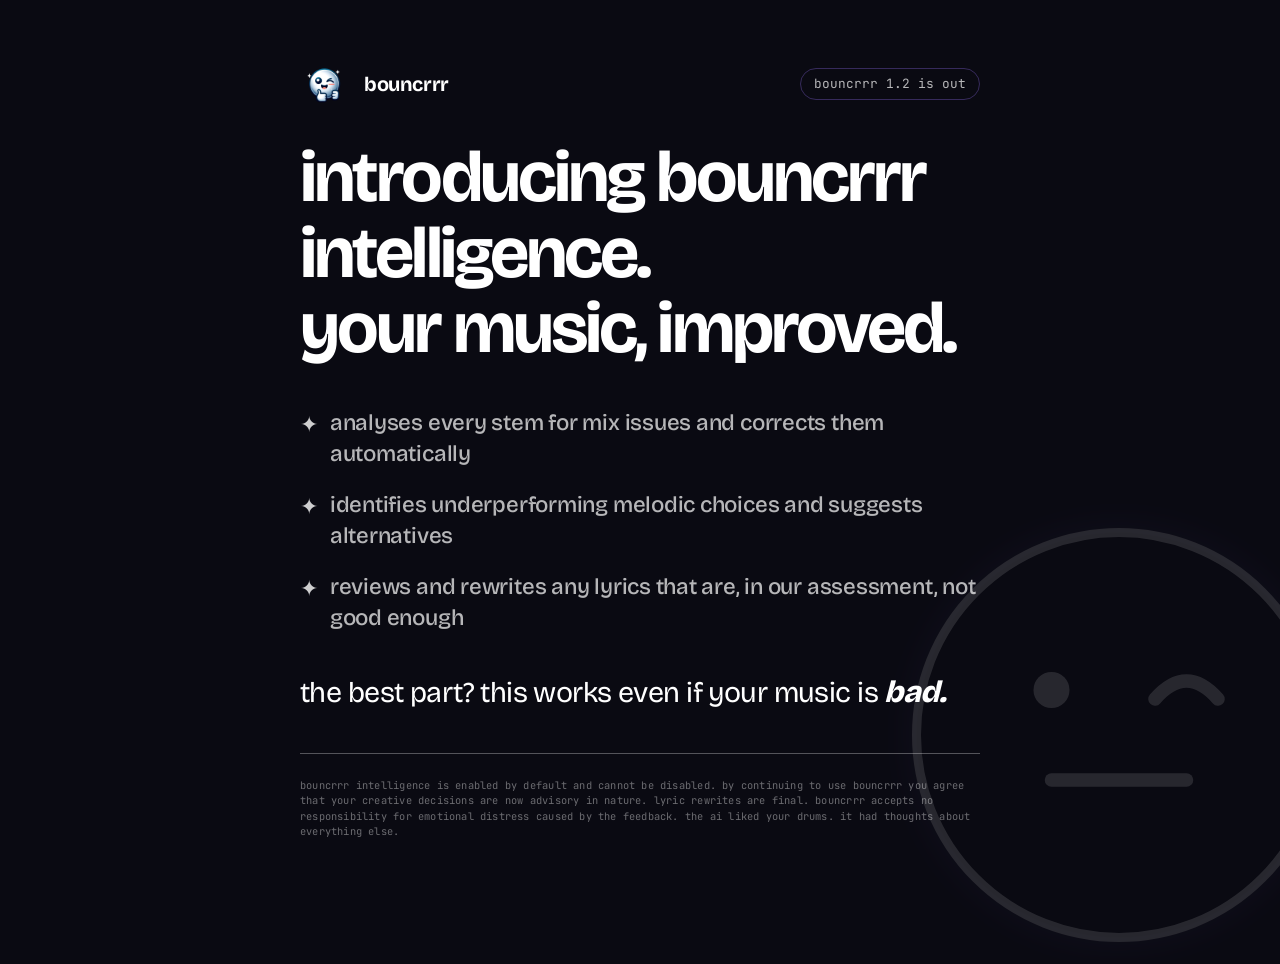
<file: intelligence.html>
<!DOCTYPE html>
<html lang="en">
<head>
    <meta charset="UTF-8">
    <meta name="viewport" content="width=device-width, initial-scale=1.0">
    <!-- Meta tags for SEO & Link sharing -->
    <title>bouncrrr 1.2 is out</title>
    <meta name="description" content="introducing bouncrrr intelligence. your music, improved.">
    
    <!-- Fonts -->
    <link rel="preconnect" href="https://fonts.googleapis.com">
    <link rel="preconnect" href="https://fonts.gstatic.com" crossorigin>
    <link href="https://fonts.googleapis.com/css2?family=Bricolage+Grotesque:opsz,wght@12..96,400..800&family=JetBrains+Mono:wght@400&display=swap" rel="stylesheet">
    <style>
        :root {
            --bg: #0a0a12;
            --text-primary: #ffffff;
            --text-secondary: rgba(255, 255, 255, 0.7);
            --accent-purple: rgba(120, 90, 200, 0.4);
            --font-display: 'Bricolage Grotesque', sans-serif;
            --font-mono: 'JetBrains Mono', monospace;
        }

        * {
            box-sizing: border-box;
            margin: 0;
            padding: 0;
            cursor: default;
        }

        body {
            background-color: var(--bg);
            color: var(--text-primary);
            font-family: var(--font-display);
            min-height: 100vh;
            display: flex;
            align-items: center;
            justify-content: center;
            padding: 2rem;
            position: relative;
            overflow: hidden;
            /* Anti-aliasing for that crisp text feel */
            -webkit-font-smoothing: antialiased;
            -moz-osx-font-smoothing: grayscale;
        }

        .container {
            max-width: 680px;
            width: 100%;
            position: relative;
            z-index: 10;
        }

        /* Top header section */
        .header {
            display: flex;
            align-items: center;
            gap: 1rem;
            margin-bottom: 2rem;
        }

        .logo {
            width: 48px;
            height: 48px;
            border-radius: 12px;
            object-fit: cover;
        }

        .b-wordmark {
            font-family: var(--font-display);
            font-weight: 700;
            font-size: 1.25rem;
            letter-spacing: -0.02em;
        }

        .badge {
            font-family: var(--font-mono);
            font-size: 0.8rem;
            color: var(--text-secondary);
            border: 1px solid var(--accent-purple);
            padding: 0.4rem 0.8rem;
            border-radius: 99px;
            margin-left: auto;
            white-space: nowrap;
        }

        /* Hero */
        h1 {
            font-family: var(--font-display);
            font-weight: 700;
            font-size: clamp(2.5rem, 6vw, 4.5rem);
            line-height: 1.05;
            letter-spacing: -0.04em;
            margin-bottom: 2.5rem;
        }

        /* Feature List */
        .features {
            list-style: none;
            margin-bottom: 2.5rem;
        }

        .features li {
            font-size: clamp(1.1rem, 3.5vw, 1.4rem);
            line-height: 1.4;
            color: var(--text-secondary);
            margin-bottom: 1.2rem;
            display: flex;
            align-items: flex-start;
            gap: 0.75rem;
            letter-spacing: -0.01em;
            font-weight: 500;
        }

        .features li::before {
            content: "✦";
            color: var(--text-primary);
            opacity: 0.8;
            flex-shrink: 0;
            margin-top: 2px;
        }

        /* Key line */
        .key-line {
            font-size: clamp(1.2rem, 3.5vw, 1.8rem);
            line-height: 1.3;
            letter-spacing: -0.02em;
            margin-bottom: 2.5rem;
            color: var(--text-primary);
        }

        .key-line .bad {
            font-weight: 800;
            font-style: italic;
            font-size: 1.05em; /* Noticeably heavier/larger */
            opacity: 1;
        }

        /* Divider */
        hr {
            border: none;
            border-top: 1px solid rgba(255, 255, 255, 0.3);
            margin-bottom: 1.5rem;
        }

        /* Small print */
        .small-print {
            font-family: var(--font-mono);
            font-size: 0.65rem;
            line-height: 1.5;
            color: rgba(255, 255, 255, 0.4);
            letter-spacing: 0.02em;
        }

        /* Mascot easter egg */
        .mascot-container {
            position: absolute;
            bottom: -5vw;
            right: -5vw;
            width: clamp(250px, 45vw, 450px);
            opacity: 0.15;
            pointer-events: none;
            z-index: 1;
        }

        .mascot-svg {
            width: 100%;
            height: auto;
            /* Gives it a slightly ethereal feel */
            filter: drop-shadow(0 0 20px var(--accent-purple));
        }

        /* Mobile Adjustments */
        @media (max-width: 600px) {
            body {
                align-items: flex-start;
                padding-top: 3rem;
                padding-left: 1.5rem;
                padding-right: 1.5rem;
            }
            .mascot-container {
                bottom: -5vh;
                right: -15vw;
                width: 350px;
                opacity: 0.12;
            }
            .header {
                flex-wrap: wrap;
                margin-bottom: 2rem;
            }
            .badge {
                /* Pull badge onto a new line if it gets squished on very small screens */
                margin-left: 0;
                margin-top: 0.5rem;
            }
        }
    </style>
</head>
<body>
    <div class="container">
        <!-- HEADER -->
        <div class="header">
            <!-- Ensure logo.png is correctly mapped when you deploy this to your site -->
            <img src="./logo.png" alt="bouncrrr app" class="logo">
            <span class="b-wordmark">bouncrrr</span>
            <div class="badge">bouncrrr 1.2 is out</div>
        </div>

        <!-- HEADLINE -->
        <h1>introducing bouncrrr intelligence.<br/>your music, improved.</h1>

        <!-- BULLETS -->
        <ul class="features">
            <li>analyses every stem for mix issues and corrects them automatically</li>
            <li>identifies underperforming melodic choices and suggests alternatives</li>
            <li>reviews and rewrites any lyrics that are, in our assessment, not good enough</li>
        </ul>

        <!-- KEY LINE -->
        <div class="key-line">
            the best part? this works even if your music is <span class="bad">bad.</span>
        </div>

        <!-- DIVIDER -->
        <hr>

        <!-- SMALL PRINT -->
        <div class="small-print">
            bouncrrr intelligence is enabled by default and cannot be disabled. by continuing to use bouncrrr you agree that your creative decisions are now advisory in nature. lyric rewrites are final. bouncrrr accepts no responsibility for emotional distress caused by the feedback. the ai liked your drums. it had thoughts about everything else.
        </div>
    </div>

    <!-- MASCOT EASTER EGG -->
    <div class="mascot-container">
        <svg class="mascot-svg" viewBox="0 0 100 100" xmlns="http://www.w3.org/2000/svg">
            <circle cx="50" cy="50" r="45" fill="#0a0a12" stroke="rgba(255,255,255,0.8)" stroke-width="2"/>
            <!-- Left eye (straight open eye) -->
            <circle cx="35" cy="40" r="4" fill="rgba(255,255,255,0.8)"/>
            <!-- Right eye (wink curve) -->
            <path d="M 58 42 Q 65 34 72 42" fill="none" stroke="rgba(255,255,255,0.8)" stroke-width="3" stroke-linecap="round"/>
            <!-- Subtle straight face/smirk -->
            <path d="M 35 60 L 65 60" fill="none" stroke="rgba(255,255,255,0.8)" stroke-width="3" stroke-linecap="round"/>
        </svg>
    </div>
</body>
</html>
</file>
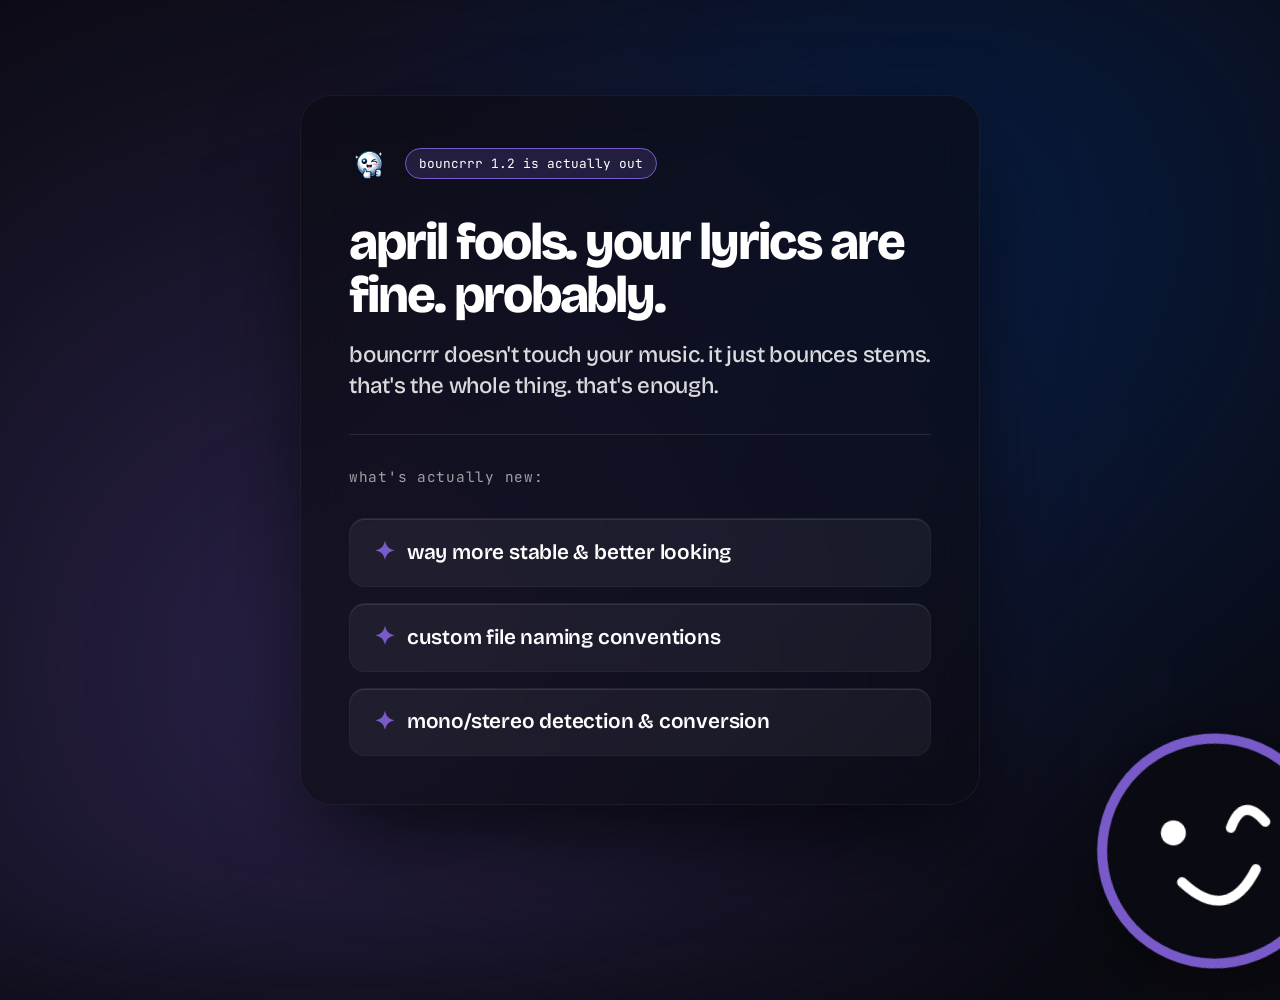
<file: reveal.html>
<!DOCTYPE html>
<html lang="en">
<head>
    <meta charset="UTF-8">
    <meta name="viewport" content="width=device-width, initial-scale=1.0">
    <title>bouncrrr 1.2 Reveal</title>
    <!-- Fonts -->
    <link rel="preconnect" href="https://fonts.googleapis.com">
    <link rel="preconnect" href="https://fonts.gstatic.com" crossorigin>
    <link href="https://fonts.googleapis.com/css2?family=Bricolage+Grotesque:opsz,wght@12..96,400..800&family=JetBrains+Mono:wght@400;500&display=swap" rel="stylesheet">
    <style>
        :root {
            --bg: #0a0a12;
            --text-primary: #ffffff;
            --text-secondary: rgba(255, 255, 255, 0.85);
            --accent-purple: rgba(120, 90, 200, 1);
            --accent-blue: rgba(0, 100, 255, 0.8);
            --font-display: 'Bricolage Grotesque', sans-serif;
            --font-mono: 'JetBrains Mono', monospace;
        }

        * {
            box-sizing: border-box;
            margin: 0;
            padding: 0;
            cursor: default;
        }

        body {
            background-color: var(--bg);
            color: var(--text-primary);
            font-family: var(--font-display);
            min-height: 100vh;
            display: flex;
            align-items: center;
            justify-content: center;
            padding: 2rem;
            position: relative;
            overflow: hidden;
            -webkit-font-smoothing: antialiased;
            -moz-osx-font-smoothing: grayscale;
        }

        /* Vibrant Fun Gradient Background */
        .ambient-mesh {
            position: absolute;
            top: 50%;
            left: 50%;
            width: 120vw;
            height: 120vh;
            transform: translate(-50%, -50%);
            background: radial-gradient(circle at 30% 70%, rgba(120, 90, 200, 0.3) 0%, transparent 60%),
                        radial-gradient(circle at 70% 30%, rgba(0, 100, 255, 0.2) 0%, transparent 50%);
            filter: blur(80px);
            z-index: 0;
            pointer-events: none;
        }

        .container {
            max-width: 680px;
            width: 100%;
            position: relative;
            z-index: 10;
            display: flex;
            flex-direction: column;
            gap: 2rem;
            background: rgba(10, 10, 18, 0.6);
            backdrop-filter: blur(20px);
            border: 1px solid rgba(255,255,255,0.05);
            padding: 3rem;
            border-radius: 32px;
            box-shadow: 0 40px 100px -20px rgba(0,0,0,0.8);
        }

        /* Header / Version badge */
        .header {
            display: flex;
            align-items: center;
            gap: 1rem;
        }

        .logo {
            width: 40px;
            height: 40px;
            border-radius: 10px;
            object-fit: cover;
        }

        .badge {
            font-family: var(--font-mono);
            font-size: 0.8rem;
            color: #ffffff;
            border: 1px solid var(--accent-purple);
            background: rgba(120, 90, 200, 0.2);
            padding: 0.4rem 0.8rem;
            border-radius: 99px;
            white-space: nowrap;
        }

        /* The Punchline */
        h1 {
            font-family: var(--font-display);
            font-weight: 800;
            font-size: clamp(2rem, 5vw, 3.2rem);
            line-height: 1.05;
            letter-spacing: -0.04em;
        }

        .joke-reassurance {
            font-size: clamp(1.2rem, 3vw, 1.4rem);
            line-height: 1.4;
            color: var(--text-secondary);
            font-weight: 500;
            letter-spacing: -0.01em;
            margin-top: -1rem;
            padding-bottom: 2rem;
            border-bottom: 1px solid rgba(255, 255, 255, 0.1);
        }

        .real-features-title {
            font-family: var(--font-mono);
            font-size: 0.9rem;
            color: rgba(255,255,255,0.6);
            text-transform: lowercase;
            letter-spacing: 0.05em;
        }

        /* Feature List (The Real Updates) */
        .features {
            list-style: none;
            display: flex;
            flex-direction: column;
            gap: 1rem;
        }

        .features li {
            font-size: clamp(1.1rem, 3.5vw, 1.3rem);
            line-height: 1.4;
            color: #ffffff;
            display: flex;
            align-items: center;
            gap: 0.75rem;
            letter-spacing: -0.01em;
            font-weight: 600;
            background: rgba(255,255,255,0.05);
            padding: 1rem 1.5rem;
            border-radius: 16px;
            border: 1px solid rgba(255,255,255,0.03);
            /* Adds a slight physical button feel without being one */
            box-shadow: inset 0 1px 0 rgba(255,255,255,0.1);
        }

        .features li::before {
            content: "✦";
            color: var(--accent-purple);
            font-size: 1.2em;
            flex-shrink: 0;
        }

        /* Mascot front and center! */
        .mascot-container {
            position: absolute;
            bottom: -80px;
            right: -60px;
            width: 250px;
            z-index: 20;
            pointer-events: none;
            filter: drop-shadow(0 20px 40px rgba(0,0,0,0.5));
            transform: rotate(-10deg);
        }

        .mascot-svg {
            width: 100%;
            height: auto;
        }
        
    </style>
</head>
<body>
    <div class="ambient-mesh"></div>

    <div class="container">
        <!-- HEADER -->
        <div class="header">
            <img src="./logo.png" alt="bouncrrr app" class="logo">
            <div class="badge">bouncrrr 1.2 is actually out</div>
        </div>

        <!-- REVEAL -->
        <h1>april fools. your lyrics are fine. probably.</h1>
        <div class="joke-reassurance">
            bouncrrr doesn't touch your music. it just bounces stems. that's the whole thing. that's enough.
        </div>

        <div class="real-features-title">what's actually new:</div>

        <!-- BULLETS -->
        <ul class="features">
            <li>way more stable & better looking</li>
            <li>custom file naming conventions</li>
            <li>mono/stereo detection & conversion</li>
        </ul>
    </div>

    <!-- PROMINENT MASCOT -->
    <!-- Giving him 100% opacity and a solid fill to make him look like a proud mascot -->
    <div class="mascot-container">
        <svg class="mascot-svg" viewBox="0 0 100 100" xmlns="http://www.w3.org/2000/svg">
            <circle cx="50" cy="50" r="45" fill="#0a0a12" stroke="rgba(120, 90, 200, 1)" stroke-width="4"/>
            <!-- Left eye -->
            <circle cx="35" cy="40" r="5" fill="#ffffff"/>
            <!-- Right eye (wink curve) -->
            <path d="M 58 42 Q 65 30 72 42" fill="none" stroke="#ffffff" stroke-width="4" stroke-linecap="round"/>
            <!-- Big happy smile -->
            <path d="M 35 60 Q 50 80 65 60" fill="none" stroke="#ffffff" stroke-width="4" stroke-linecap="round"/>
        </svg>
    </div>
</body>
</html>
</file>
